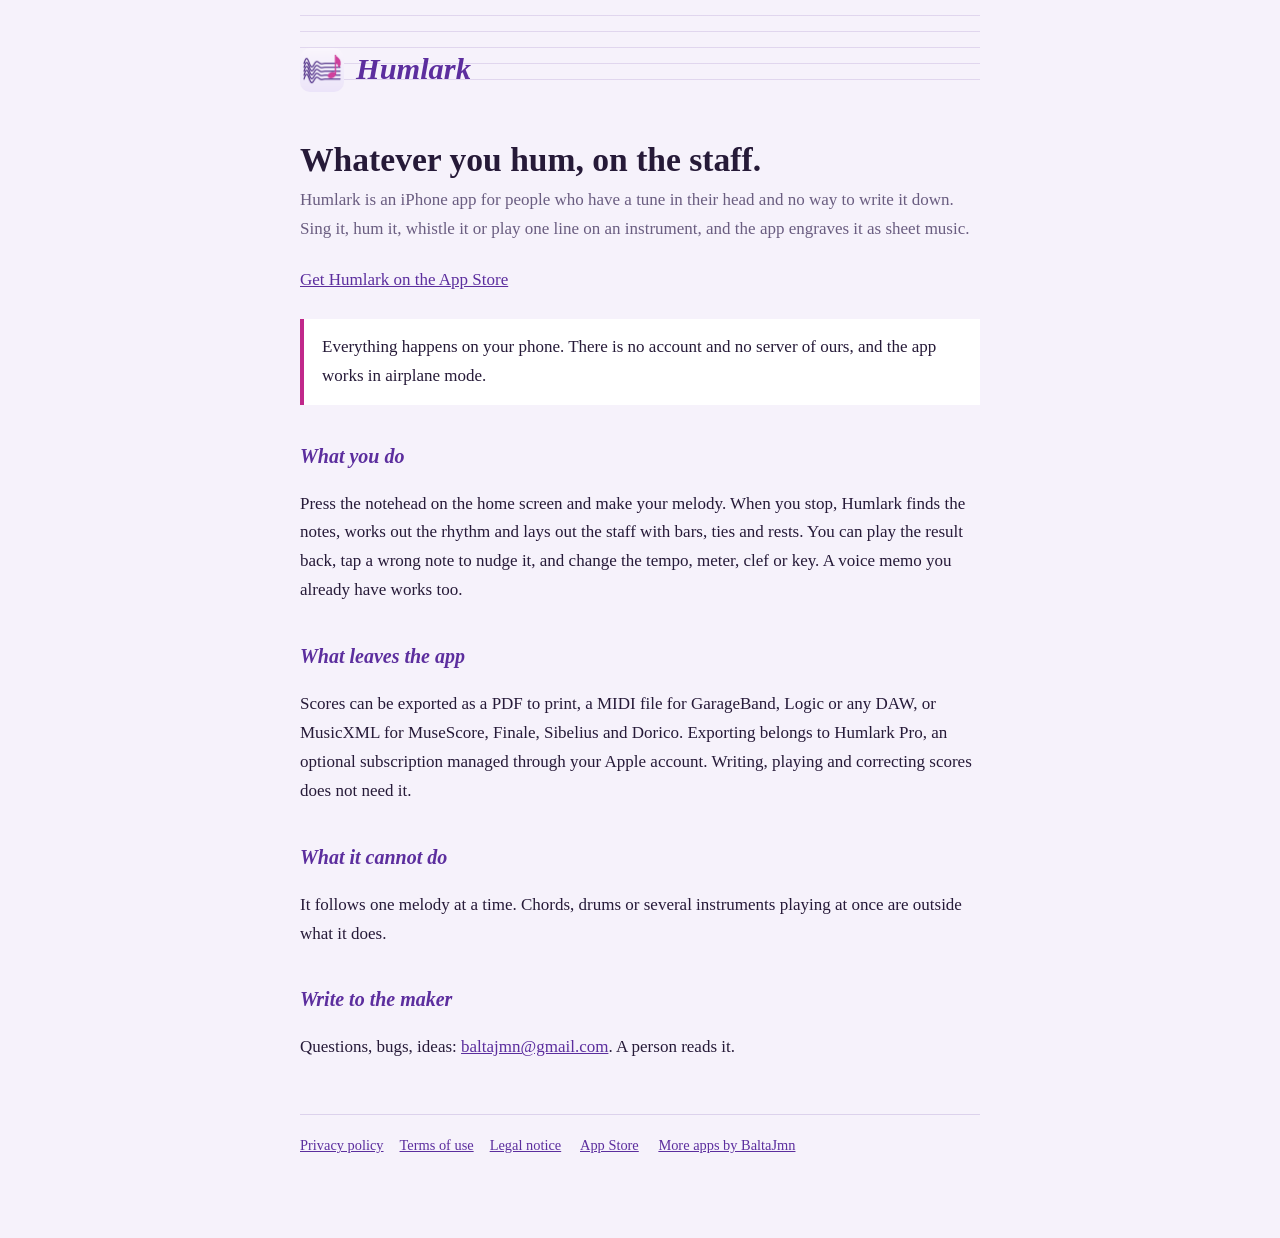
<file: index.html>
<!doctype html>
<html lang="en">
<head>
<meta charset="utf-8">
<meta name="viewport" content="width=device-width, initial-scale=1">
<title>Humlark: Hum to Sheet Music for iPhone</title>
<meta name="description" content="Humlark writes the melody you hum, sing or whistle as sheet music on your iPhone. Fix notes with a tap, transpose, export PDF, MIDI and MusicXML. No account, works offline.">
<link rel="canonical" href="https://humlark.baltajmn.dev/">
<link rel="icon" href="/hw/icon-64.png" type="image/png">
<link rel="apple-touch-icon" href="/hw/icon-180.png">
<link rel="stylesheet" href="/hw/site.css">
</head>
<body>
<header><a class="brand" href="/"><img src="/hw/icon-180.png" alt="">Humlark</a></header>
<main>
<h1>Whatever you hum, on the staff.</h1>
<p class="lede">Humlark is an iPhone app for people who have a tune in their head and no way to write it down. Sing it, hum it, whistle it or play one line on an instrument, and the app engraves it as sheet music.</p>
<p><a href="https://apps.apple.com/app/apple-store/id6833111608?pt=129564006&amp;ct=web-home&amp;mt=8">Get Humlark on the App Store</a></p>

<div class="note"><p>Everything happens on your phone. There is no account and no server of ours, and the app works in airplane mode.</p></div>

<h2>What you do</h2>
<p>Press the notehead on the home screen and make your melody. When you stop, Humlark finds the notes, works out the rhythm and lays out the staff with bars, ties and rests. You can play the result back, tap a wrong note to nudge it, and change the tempo, meter, clef or key. A voice memo you already have works too.</p>

<h2>What leaves the app</h2>
<p>Scores can be exported as a PDF to print, a MIDI file for GarageBand, Logic or any DAW, or MusicXML for MuseScore, Finale, Sibelius and Dorico. Exporting belongs to Humlark Pro, an optional subscription managed through your Apple account. Writing, playing and correcting scores does not need it.</p>

<h2>What it cannot do</h2>
<p>It follows one melody at a time. Chords, drums or several instruments playing at once are outside what it does.</p>

<h2>Write to the maker</h2>
<p>Questions, bugs, ideas: <a href="mailto:baltajmn@gmail.com?subject=Humlark">baltajmn@gmail.com</a>. A person reads it.</p>

<footer><a href="/privacy/">Privacy policy</a><a href="https://www.apple.com/legal/internet-services/itunes/dev/stdeula/">Terms of use</a><a href="/legal.html">Legal notice</a> <a href="https://apps.apple.com/app/apple-store/id6833111608?pt=129564006&amp;ct=web-home&amp;mt=8">App Store</a> <a href="https://baltajmn.dev/">More apps by BaltaJmn</a></footer>
</main>
</body>
</html>
</file>
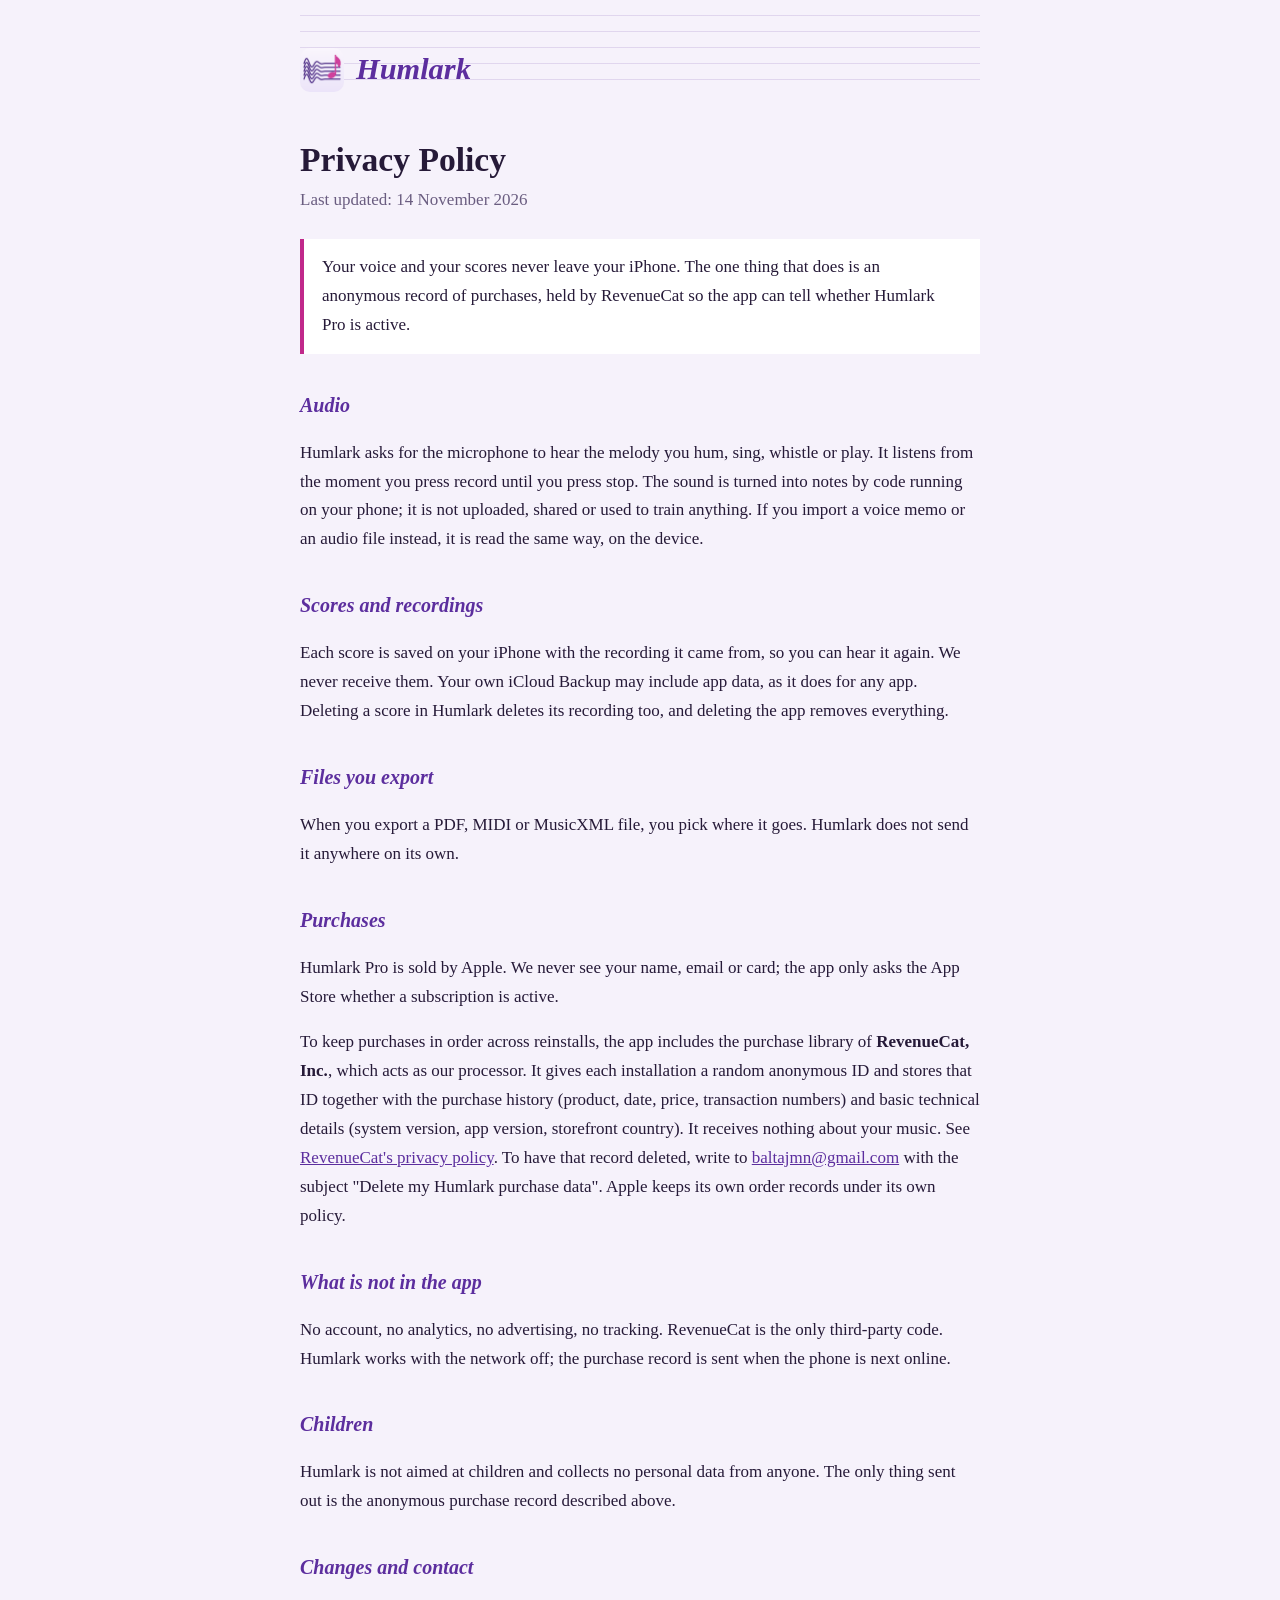
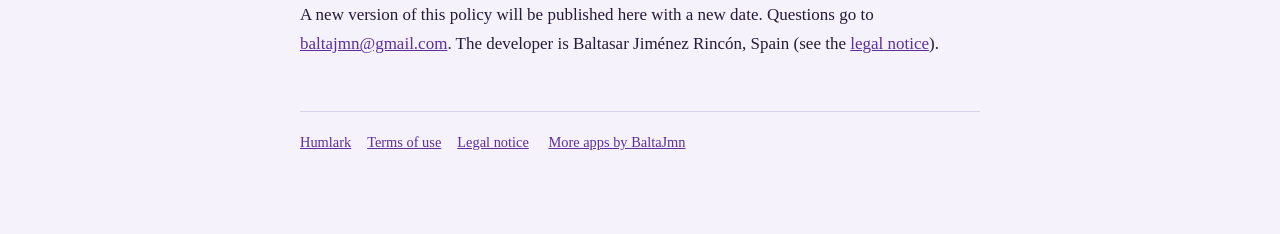
<file: privacy/index.html>
<!doctype html>
<html lang="en">
<head>
<meta charset="utf-8">
<meta name="viewport" content="width=device-width, initial-scale=1">
<title>Humlark Privacy Policy</title>
<meta name="description" content="Humlark keeps your recordings and scores on your iPhone and has no account, analytics, ads or tracking. The only data that leaves the phone is an anonymous purchase record kept by RevenueCat.">
<link rel="canonical" href="https://humlark.baltajmn.dev/privacy/">
<link rel="icon" href="/hw/icon-64.png" type="image/png">
<link rel="stylesheet" href="/hw/site.css">
</head>
<body>
<header><a class="brand" href="/"><img src="/hw/icon-180.png" alt="">Humlark</a></header>
<main>
<h1>Privacy Policy</h1>
<p class="lede">Last updated: 14 November 2026</p>

<div class="note"><p>Your voice and your scores never leave your iPhone. The one thing that does is an anonymous record of purchases, held by RevenueCat so the app can tell whether Humlark Pro is active.</p></div>

<h2>Audio</h2>
<p>Humlark asks for the microphone to hear the melody you hum, sing, whistle or play. It listens from the moment you press record until you press stop. The sound is turned into notes by code running on your phone; it is not uploaded, shared or used to train anything. If you import a voice memo or an audio file instead, it is read the same way, on the device.</p>

<h2>Scores and recordings</h2>
<p>Each score is saved on your iPhone with the recording it came from, so you can hear it again. We never receive them. Your own iCloud Backup may include app data, as it does for any app. Deleting a score in Humlark deletes its recording too, and deleting the app removes everything.</p>

<h2>Files you export</h2>
<p>When you export a PDF, MIDI or MusicXML file, you pick where it goes. Humlark does not send it anywhere on its own.</p>

<h2>Purchases</h2>
<p>Humlark Pro is sold by Apple. We never see your name, email or card; the app only asks the App Store whether a subscription is active.</p>
<p>To keep purchases in order across reinstalls, the app includes the purchase library of <strong>RevenueCat, Inc.</strong>, which acts as our processor. It gives each installation a random anonymous ID and stores that ID together with the purchase history (product, date, price, transaction numbers) and basic technical details (system version, app version, storefront country). It receives nothing about your music. See <a href="https://www.revenuecat.com/privacy" rel="noopener">RevenueCat's privacy policy</a>. To have that record deleted, write to <a href="mailto:baltajmn@gmail.com?subject=Delete%20my%20Humlark%20purchase%20data">baltajmn@gmail.com</a> with the subject "Delete my Humlark purchase data". Apple keeps its own order records under its own policy.</p>

<h2>What is not in the app</h2>
<p>No account, no analytics, no advertising, no tracking. RevenueCat is the only third-party code. Humlark works with the network off; the purchase record is sent when the phone is next online.</p>

<h2>Children</h2>
<p>Humlark is not aimed at children and collects no personal data from anyone. The only thing sent out is the anonymous purchase record described above.</p>

<h2>Changes and contact</h2>
<p>A new version of this policy will be published here with a new date. Questions go to <a href="mailto:baltajmn@gmail.com?subject=Humlark%20privacy">baltajmn@gmail.com</a>. The developer is Baltasar Jiménez Rincón, Spain (see the <a href="/legal.html">legal notice</a>).</p>

<footer><a href="/">Humlark</a><a href="https://www.apple.com/legal/internet-services/itunes/dev/stdeula/">Terms of use</a><a href="/legal.html">Legal notice</a> <a href="https://baltajmn.dev/">More apps by BaltaJmn</a></footer>
</main>
</body>
</html>
</file>
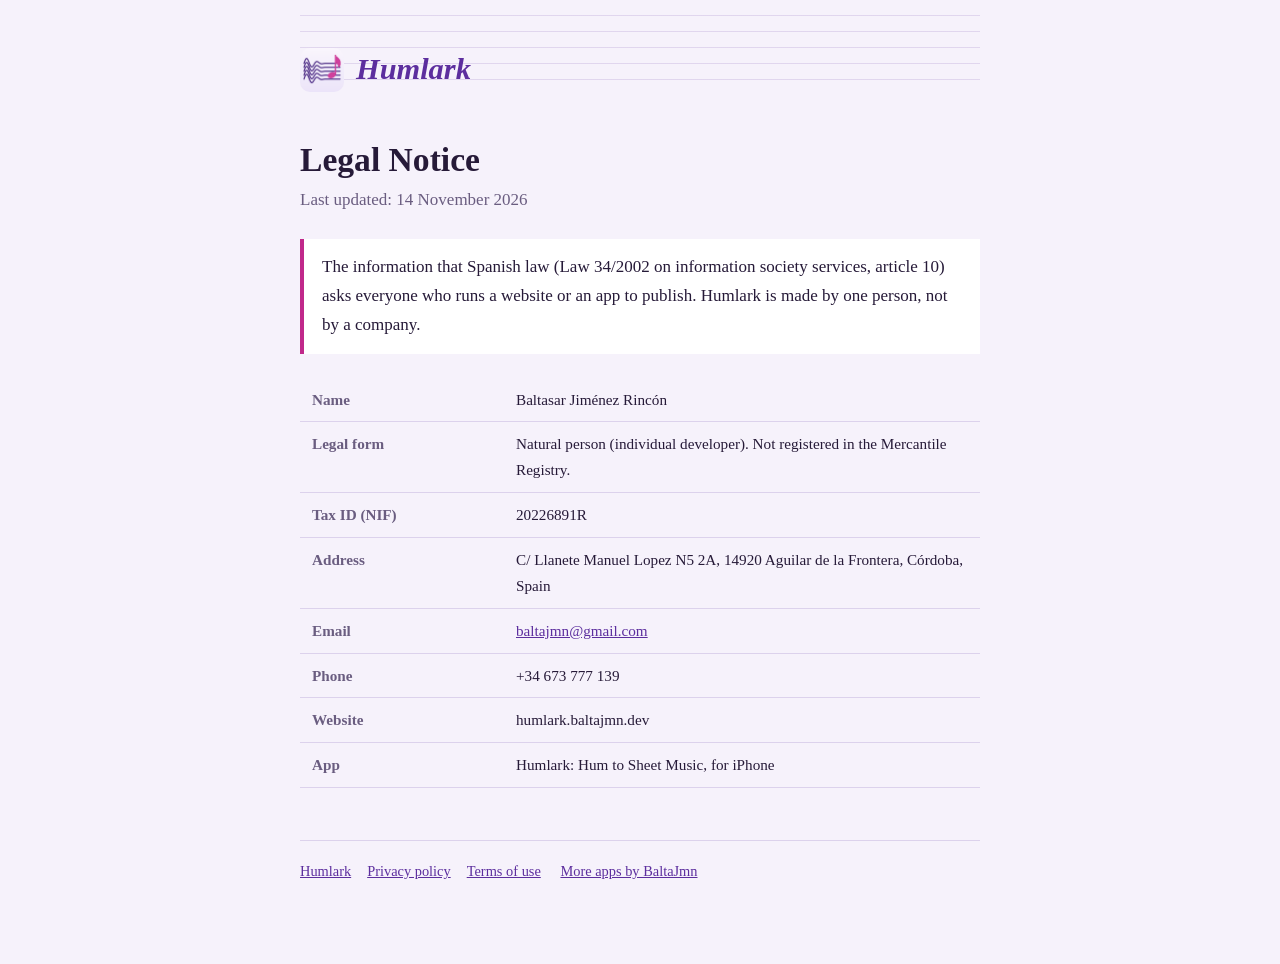
<file: legal.html>
<!doctype html>
<html lang="en">
<head>
<meta charset="utf-8">
<meta name="viewport" content="width=device-width, initial-scale=1">
<title>Humlark Legal Notice</title>
<meta name="description" content="Legal notice of Humlark: who makes it and how to get in touch.">
<link rel="canonical" href="https://humlark.baltajmn.dev/legal.html">
<link rel="icon" href="/hw/icon-64.png" type="image/png">
<link rel="stylesheet" href="/hw/site.css">
</head>
<body>
<header><a class="brand" href="/"><img src="/hw/icon-180.png" alt="">Humlark</a></header>
<main>
<h1>Legal Notice</h1>
<p class="lede">Last updated: 14 November 2026</p>
<div class="note"><p>The information that Spanish law (Law 34/2002 on information society services, article 10) asks everyone who runs a website or an app to publish. Humlark is made by one person, not by a company.</p></div>
<table>
<tr><th>Name</th><td>Baltasar Jiménez Rincón</td></tr>
<tr><th>Legal form</th><td>Natural person (individual developer). Not registered in the Mercantile Registry.</td></tr>
<tr><th>Tax ID (NIF)</th><td>20226891R</td></tr>
<tr><th>Address</th><td>C/ Llanete Manuel Lopez N5 2A, 14920 Aguilar de la Frontera, Córdoba, Spain</td></tr>
<tr><th>Email</th><td><a href="mailto:baltajmn@gmail.com">baltajmn@gmail.com</a></td></tr>
<tr><th>Phone</th><td>+34 673 777 139</td></tr>
<tr><th>Website</th><td>humlark.baltajmn.dev</td></tr>
<tr><th>App</th><td>Humlark: Hum to Sheet Music, for iPhone</td></tr>
</table>
<footer><a href="/">Humlark</a><a href="/privacy/">Privacy policy</a><a href="https://www.apple.com/legal/internet-services/itunes/dev/stdeula/">Terms of use</a> <a href="https://baltajmn.dev/">More apps by BaltaJmn</a></footer>
</main>
</body>
</html>
</file>
<file: hw/site.css>
:root { --bg: #F6F2FB; --card: #FFFFFF; --ink: #261A38; --muted: #6A5D80; --line: #DCD2EC; --accent: #5C2E9E; --orchid: #C0288A; }
@media (prefers-color-scheme: dark) {
  :root { --bg: #17101F; --card: #241A31; --ink: #F1EBFA; --muted: #B5A8CC; --line: #3A2B50; --accent: #BDA0FF; --orchid: #FF85D1; }
}
* { box-sizing: border-box; }
body { margin: 0; padding: 0 20px 80px; background: var(--bg); color: var(--ink);
  font: 17px/1.7 "New York", "Iowan Old Style", Georgia, "Times New Roman", serif; }
/* five faint staff lines behind the masthead */
header { max-width: 680px; margin: 0 auto; padding: 44px 0 20px;
  background: repeating-linear-gradient(to bottom, transparent 0 15px, color-mix(in srgb, var(--accent) 14%, transparent) 15px 16px) top / 100% 80px no-repeat; }
main { max-width: 680px; margin: 0 auto; }
.brand { display: inline-flex; align-items: center; gap: 12px; text-decoration: none; color: var(--accent);
  font-size: 1.9rem; font-style: italic; font-weight: 600; }
.brand img { width: 44px; height: 44px; border-radius: 10px; }
h1 { font-size: 2.1rem; font-weight: 600; line-height: 1.2; margin: 18px 0 6px; }
h2 { font-size: 1.25rem; font-style: italic; font-weight: 600; color: var(--accent); margin: 34px 0 6px; }
.lede { color: var(--muted); margin: 0 0 22px; }
.note { border-left: 4px solid var(--orchid); background: var(--card); padding: 14px 18px; margin: 24px 0; }
.note p { margin: 0; }
table { border-collapse: collapse; width: 100%; font-size: 0.95rem; }
th, td { text-align: left; padding: 9px 12px; border-bottom: 1px solid var(--line); vertical-align: top; }
th { color: var(--muted); font-weight: 600; width: 30%; }
a { color: var(--accent); }
footer { color: var(--muted); font-size: 0.9rem; margin-top: 52px; border-top: 1px solid var(--line); padding-top: 18px; }
footer a { margin-right: 16px; }
</file>
